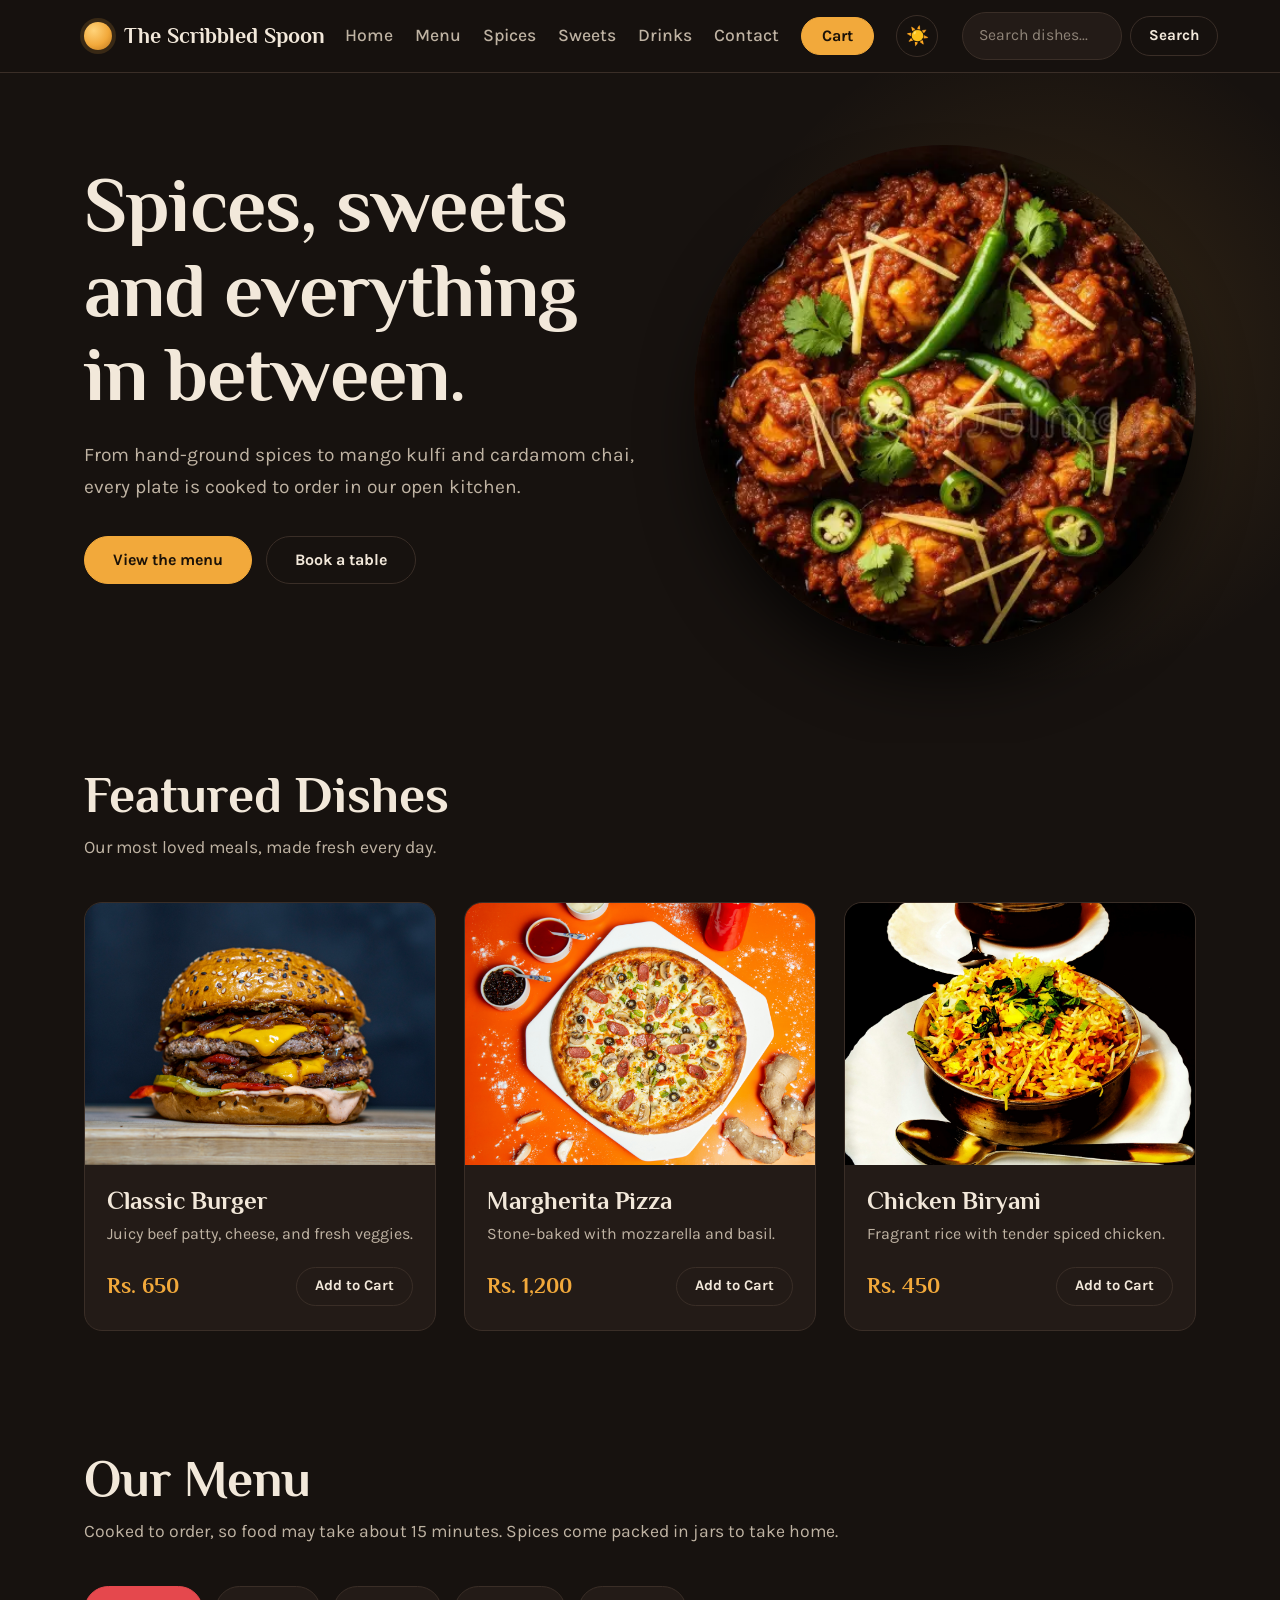
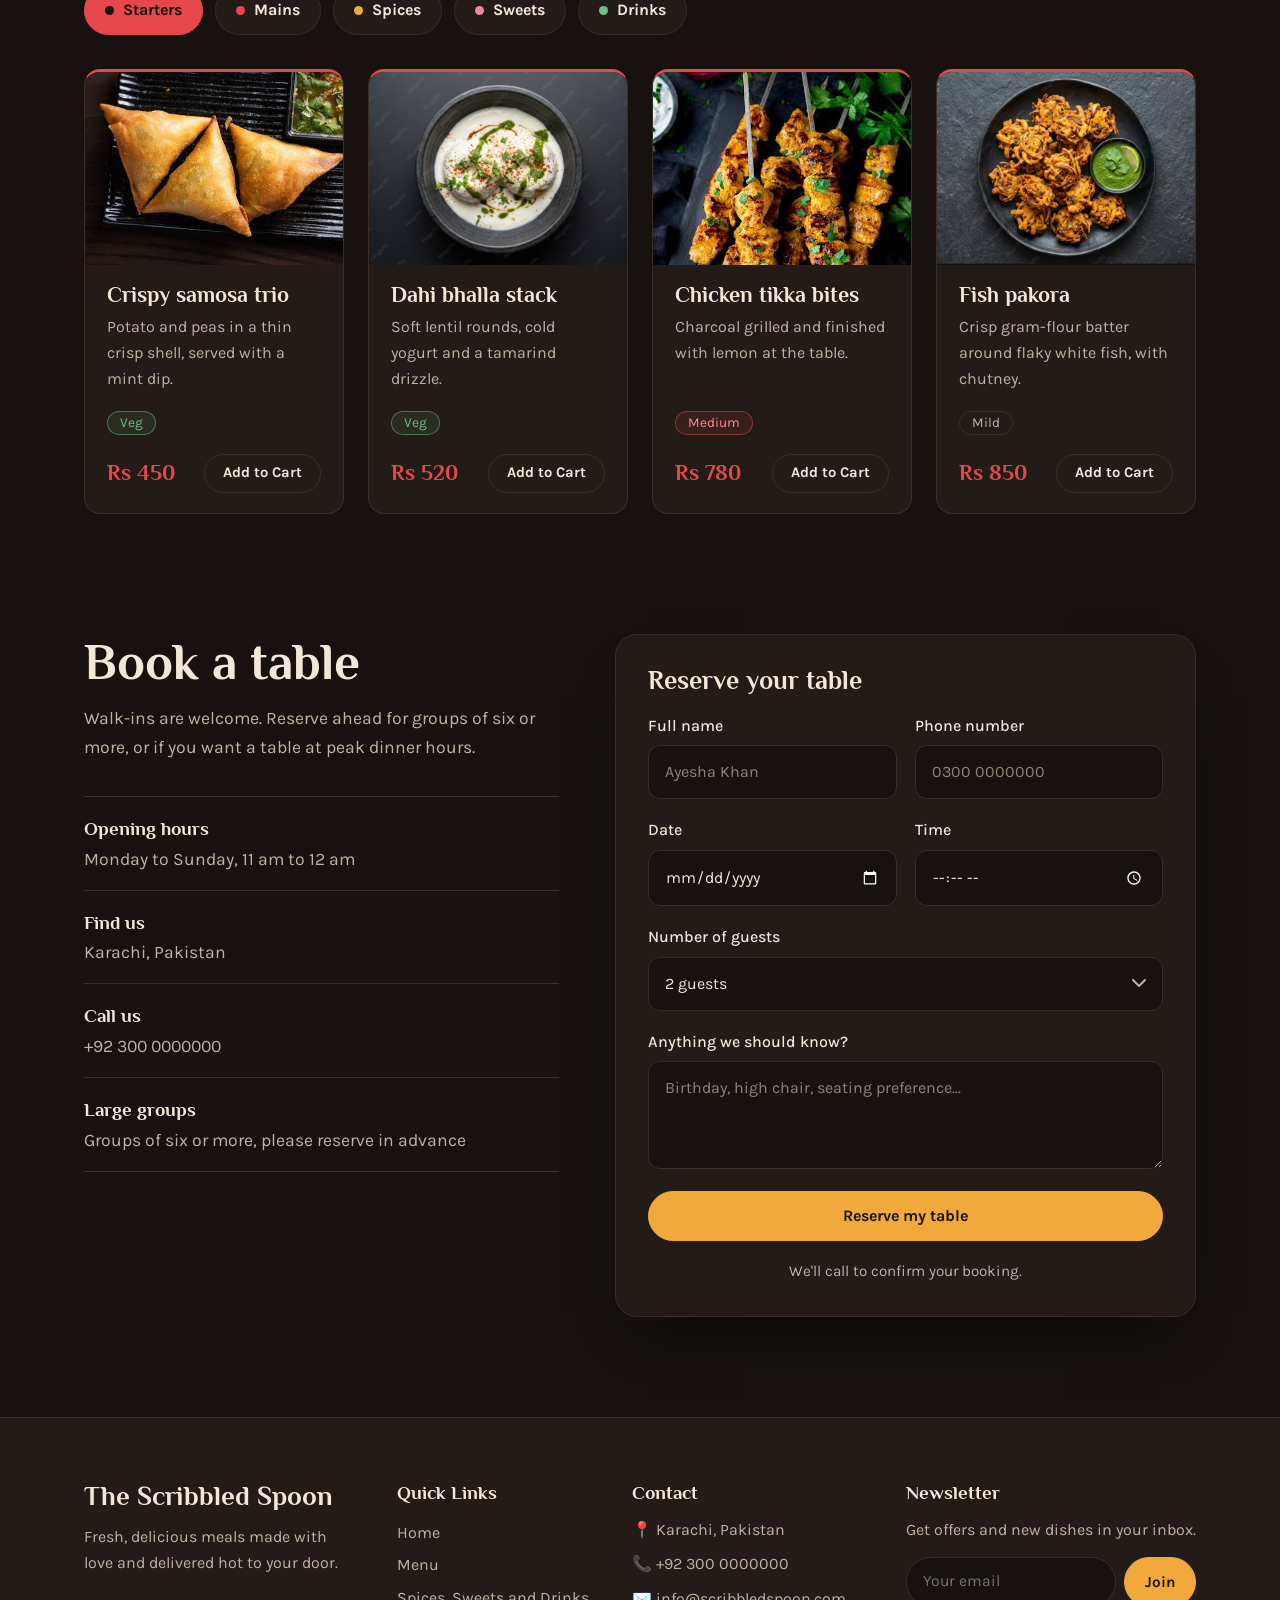
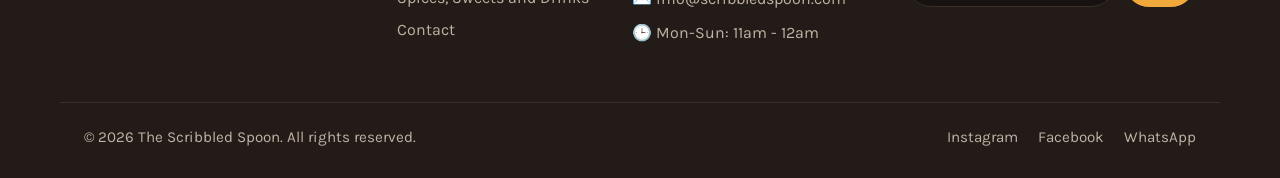
<file: index.html>
<!DOCTYPE html>
<html lang="en">

<head>
    <meta charset="UTF-8">
    <meta name="viewport" content="width=device-width, initial-scale=1.0">
    <title>The Scribbled Spoon | Spices, sweets and drinks</title>
    <meta name="description"
        content="Fresh food cooked to order, from hand-ground spices to mango kulfi and cardamom chai.">
    <link rel="preconnect" href="https://fonts.googleapis.com">
    <link rel="preconnect" href="https://fonts.gstatic.com" crossorigin>
    <link
        href="https://fonts.googleapis.com/css2?family=Philosopher:wght@400;700&family=Karla:wght@400;500;700&display=swap"
        rel="stylesheet">
    <link rel="icon"
        href="data:image/svg+xml,%3Csvg xmlns='http://www.w3.org/2000/svg' viewBox='0 0 100 100'%3E%3Ccircle cx='50' cy='50' r='44' fill='%23F2A93B'/%3E%3C/svg%3E">
    <link rel="stylesheet" href="styles.css">
    <script src="script.js" defer></script>
</head>

<body class="dark">
    <header class="site-header">
        <div class="wrap bar">
            <a class="logo" href="#top"><i></i>The Scribbled Spoon</a>

            <button type="button" class="burger" id="menuBtn" aria-controls="mainNav" aria-expanded="false">☰
                Menu</button>

            <nav id="mainNav" aria-label="Main">
                <ul class="links">
                    <li><a href="#top">Home</a></li>
                    <li><a href="#menu">Menu</a></li>
                    <li><a href="#menu">Spices</a></li>
                    <li><a href="#menu">Sweets</a></li>
                    <li><a href="#menu">Drinks</a></li>
                    <li><a href="contact.html">Contact</a></li>
                    <li><a href="#" class="btn btn-small-pill">Cart</a></li>
                    <li><button type="button" id="themeBtn" class="theme-btn" aria-label="Switch to light mode" title="Switch to light mode">☀️</button></li>
                </ul>
                <form class="search" role="search">
                    <input type="search" placeholder="Search dishes..." aria-label="Search dishes">
                    <button type="submit">Search</button>
                </form>
            </nav>
        </div>
    </header>

    
    <main id="top">
        <section class="hero">
            <div class="wrap hero-grid">
                <div class="hero-text">
                    <h1>Spices, sweets and everything in between.</h1>
                    <p>From hand-ground spices to mango kulfi and cardamom chai, every plate is cooked to order in our
                        open kitchen.</p>
                    <div class="hero-buttons">
                        <a href="#menu" class="btn btn-primary">View the menu</a>
                        <a href="#book" class="btn btn-outline">Book a table</a>
                    </div>
                </div>

                <div class="hero-image">
                    <img src="images/Karahi.webp" alt="A signature dish from The Scribbled Spoon on a dark plate">
                </div>
            </div>
        </section>

        <section class="featured" id="featured">
            <div class="wrap">
                <div class="section-header">
                    <h2>Featured Dishes</h2>
                    <p>Our most loved meals, made fresh every day.</p>
                </div>

                <div class="featured-grid">
                    <div class="food-card">
                        <div class="food-card-img">
                            <img src="images/dish1.jpg" alt="Classic Burger" loading="lazy">
                        </div>
                        <div class="food-card-body">
                            <h3>Classic Burger</h3>
                            <p>Juicy beef patty, cheese, and fresh veggies.</p>
                            <div class="food-card-footer">
                                <span class="price">Rs. 650</span>
                                <a href="#" class="btn-small">Add to Cart</a>
                            </div>
                        </div>
                    </div>

                    <div class="food-card">
                        <div class="food-card-img">
                            <img src="images/dish2.jpg" alt="Margherita Pizza" loading="lazy">
                        </div>
                        <div class="food-card-body">
                            <h3>Margherita Pizza</h3>
                            <p>Stone-baked with mozzarella and basil.</p>
                            <div class="food-card-footer">
                                <span class="price">Rs. 1,200</span>
                                <a href="#" class="btn-small">Add to Cart</a>
                            </div>
                        </div>
                    </div>

                    <div class="food-card">
                        <div class="food-card-img">
                            <img src="images/dish3.jpg" alt="Chicken Biryani" loading="lazy">
                        </div>
                        <div class="food-card-body">
                            <h3>Chicken Biryani</h3>
                            <p>Fragrant rice with tender spiced chicken.</p>
                            <div class="food-card-footer">
                                <span class="price">Rs. 450</span>
                                <a href="#" class="btn-small">Add to Cart</a>
                            </div>
                        </div>
                    </div>
                </div>
            </div>
        </section>

        <section class="menu" id="menu">
            <div class="wrap">
                <div class="section-header">
                    <h2>Our Menu</h2>
                    <p>Cooked to order, so food may take about 15 minutes. Spices come packed in jars to take home.</p>
                </div>

                <div class="menu-tabs">
                    <input type="radio" name="menu-tab" id="t1" checked aria-label="Starters">
                    <input type="radio" name="menu-tab" id="t2" aria-label="Mains">
                    <input type="radio" name="menu-tab" id="t3" aria-label="Spices">
                    <input type="radio" name="menu-tab" id="t4" aria-label="Sweets">
                    <input type="radio" name="menu-tab" id="t5" aria-label="Drinks">
                    <div class="tabs">
                        <label for="t1">Starters</label>
                        <label for="t2">Mains</label>
                        <label for="t3">Spices</label>
                        <label for="t4">Sweets</label>
                        <label for="t5">Drinks</label>
                    </div>

                    <div class="panels">
                        <div class="panel p1">
                            <article class="menu-card">
                                <div class="menu-card-img">
                                    <img src="images/samosas.jpg" alt="Crispy samosa trio" width="400" height="300"
                                        loading="lazy">
                                </div>
                                <h3>Crispy samosa trio</h3>
                                <p>Potato and peas in a thin crisp shell, served with a mint dip.</p>
                                <div class="tags"><span class="tag veg">Veg</span></div>
                                <div class="menu-card-footer">
                                    <span class="price">Rs 450</span>
                                    <a href="#" class="btn-small">Add to Cart</a>
                                </div>
                            </article>
                            <article class="menu-card">
                                <div class="menu-card-img">
                                    <img src="images/dahi-bhalla.png" alt="Dahi bhalla stack" width="400" height="300"
                                        loading="lazy">
                                </div>
                                <h3>Dahi bhalla stack</h3>
                                <p>Soft lentil rounds, cold yogurt and a tamarind drizzle.</p>
                                <div class="tags"><span class="tag veg">Veg</span></div>
                                <div class="menu-card-footer">
                                    <span class="price">Rs 520</span>
                                    <a href="#" class="btn-small">Add to Cart</a>
                                </div>
                            </article>
                            <article class="menu-card">
                                <div class="menu-card-img">
                                    <img src="images/chicken-tikka.jpg" alt="Chicken tikka bites" width="400"
                                        height="300" loading="lazy">
                                </div>
                                <h3>Chicken tikka bites</h3>
                                <p>Charcoal grilled and finished with lemon at the table.</p>
                                <div class="tags"><span class="tag hot">Medium</span></div>
                                <div class="menu-card-footer">
                                    <span class="price">Rs 780</span>
                                    <a href="#" class="btn-small">Add to Cart</a>
                                </div>
                            </article>
                            <article class="menu-card">
                                <div class="menu-card-img">
                                    <img src="images/fish-pakora.png" alt="Fish pakora" width="400" height="300"
                                        loading="lazy">
                                </div>
                                <h3>Fish pakora</h3>
                                <p>Crisp gram-flour batter around flaky white fish, with chutney.</p>
                                <div class="tags"><span class="tag">Mild</span></div>
                                <div class="menu-card-footer">
                                    <span class="price">Rs 850</span>
                                    <a href="#" class="btn-small">Add to Cart</a>
                                </div>
                            </article>
                        </div>
                        <div class="panel p2">
                            <article class="menu-card">
                                <div class="menu-card-img">
                                    <img src="images/Karahi.webp" alt="Chicken karahi bowl" width="400" height="300"
                                        loading="lazy">
                                </div>
                                <h3>Chicken karahi bowl</h3>
                                <p>Tomato, ginger and green chili in a small iron pan, with warm naan.</p>
                                <div class="tags"><span class="tag hot">Hot</span></div>
                                <div class="menu-card-footer">
                                    <span class="price">Rs 1,450</span>
                                    <a href="#" class="btn-small">Add to Cart</a>
                                </div>
                            </article>
                            <article class="menu-card">
                                <div class="menu-card-img">
                                    <img src="images/seekh-kebab-roll.jpg" alt="Seekh kebab roll" width="400"
                                        height="300" loading="lazy">
                                </div>
                                <h3>Seekh kebab roll</h3>
                                <p>Two kebabs, onion salad and green chutney in a flaky paratha.</p>
                                <div class="tags"><span class="tag hot">Medium</span></div>
                                <div class="menu-card-footer">
                                    <span class="price">Rs 890</span>
                                    <a href="#" class="btn-small">Add to Cart</a>
                                </div>
                            </article>
                            <article class="menu-card">
                                <div class="menu-card-img">
                                    <img src="images/beef-nihari.jpg" alt="Beef nihari" width="400" height="300"
                                        loading="lazy">
                                </div>
                                <h3>Beef nihari</h3>
                                <p>Slow-cooked overnight, served with fresh ginger and lemon.</p>
                                <div class="tags"><span class="tag hot">Medium</span></div>
                                <div class="menu-card-footer">
                                    <span class="price">Rs 1,350</span>
                                    <a href="#" class="btn-small">Add to Cart</a>
                                </div>
                            </article>
                            <article class="menu-card">
                                <div class="menu-card-img">
                                    <img src="images/garden-pulao.jpg" alt="Garden pulao" width="400" height="300"
                                        loading="lazy">
                                </div>
                                <h3>Garden pulao</h3>
                                <p>Fragrant rice with roasted vegetables and fried onions.</p>
                                <div class="tags"><span class="tag veg">Veg</span></div>
                                <div class="menu-card-footer">
                                    <span class="price">Rs 980</span>
                                    <a href="#" class="btn-small">Add to Cart</a>
                                </div>
                            </article>
                        </div>
                        <div class="panel p3">
                            <article class="menu-card">
                                <div class="menu-card-img">
                                    <img src="images/karahi-masala.jpg" alt="Karahi masala" width="400" height="300"
                                        loading="lazy">
                                </div>
                                <h3>Karahi masala</h3>
                                <p>Our house blend for karahi. 100 g jar, packed fresh.</p>
                                <div class="tags"><span class="tag hot">Hot</span></div>
                                <div class="menu-card-footer">
                                    <span class="price">Rs 380</span>
                                    <a href="#" class="btn-small">Add to Cart</a>
                                </div>
                            </article>
                            <article class="menu-card">
                                <div class="menu-card-img">
                                    <img src="images/garam-masala.jpg" alt="Garam masala" width="400" height="300"
                                        loading="lazy">
                                </div>
                                <h3>Garam masala</h3>
                                <p>Cardamom, cloves and cinnamon, hand-ground. 100 g jar.</p>
                                <div class="tags"><span class="tag">Mild</span></div>
                                <div class="menu-card-footer">
                                    <span class="price">Rs 450</span>
                                    <a href="#" class="btn-small">Add to Cart</a>
                                </div>
                            </article>
                            <article class="menu-card">
                                <div class="menu-card-img">
                                    <img src="images/kashmiri-chili.jpg" alt="Kashmiri red chili" width="400"
                                        height="300" loading="lazy">
                                </div>
                                <h3>Kashmiri red chili</h3>
                                <p>Deep red color and gentle heat. 100 g jar.</p>
                                <div class="tags"><span class="tag">Mild</span></div>
                                <div class="menu-card-footer">
                                    <span class="price">Rs 320</span>
                                    <a href="#" class="btn-small">Add to Cart</a>
                                </div>
                            </article>
                            <article class="menu-card">
                                <div class="menu-card-img">
                                    <img src="images/saffron.jpg" alt="Saffron threads" width="400" height="300"
                                        loading="lazy">
                                </div>
                                <h3>Saffron threads</h3>
                                <p>Pure kesar for biryani, kheer and chai. 1 g box.</p>
                                <div class="tags"><span class="tag">Mild</span></div>
                                <div class="menu-card-footer">
                                    <span class="price">Rs 950</span>
                                    <a href="#" class="btn-small">Add to Cart</a>
                                </div>
                            </article>
                        </div>
                        <div class="panel p4">
                            <article class="menu-card">
                                <div class="menu-card-img">
                                    <img src="images/mango-kulfi.jpg" alt="Mango kulfi" width="400" height="300"
                                        loading="lazy">
                                </div>
                                <h3>Mango kulfi</h3>
                                <p>Dense, cold and made with ripe Sindhri mangoes.</p>
                                <div class="tags"><span class="tag">Served cold</span></div>
                                <div class="menu-card-footer">
                                    <span class="price">Rs 480</span>
                                    <a href="#" class="btn-small">Add to Cart</a>
                                </div>
                            </article>
                            <article class="menu-card">
                                <div class="menu-card-img">
                                    <img src="images/gulab-jamun.jpg" alt="Warm gulab jamun" width="400" height="300"
                                        loading="lazy">
                                </div>
                                <h3>Warm gulab jamun</h3>
                                <p>Two syrupy dumplings with a scoop of cardamom cream.</p>
                                <div class="tags"><span class="tag">Served warm</span></div>
                                <div class="menu-card-footer">
                                    <span class="price">Rs 420</span>
                                    <a href="#" class="btn-small">Add to Cart</a>
                                </div>
                            </article>
                            <article class="menu-card">
                                <div class="menu-card-img">
                                    <img src="images/kheer.jpg" alt="Kheer jar" width="400" height="300" loading="lazy">
                                </div>
                                <h3>Kheer jar</h3>
                                <p>Rice pudding with pistachio, chilled overnight.</p>
                                <div class="tags"><span class="tag">Served cold</span></div>
                                <div class="menu-card-footer">
                                    <span class="price">Rs 380</span>
                                    <a href="#" class="btn-small">Add to Cart</a>
                                </div>
                            </article>
                            <article class="menu-card">
                                <div class="menu-card-img">
                                    <img src="images/shahi-tukray.jpg" alt="Shahi tukray" width="400" height="300"
                                        loading="lazy">
                                </div>
                                <h3>Shahi tukray</h3>
                                <p>Fried bread soaked in saffron milk and topped with nuts.</p>
                                <div class="tags"><span class="tag">Served warm</span></div>
                                <div class="menu-card-footer">
                                    <span class="price">Rs 520</span>
                                    <a href="#" class="btn-small">Add to Cart</a>
                                </div>
                            </article>
                        </div>
                        <div class="panel p5">
                            <article class="menu-card">
                                <div class="menu-card-img">
                                    <img src="images/cardamom-chai.jpg" alt="Cardamom chai" width="400" height="300"
                                        loading="lazy">
                                </div>
                                <h3>Cardamom chai</h3>
                                <p>Strong black tea simmered with milk and crushed cardamom.</p>
                                <div class="tags"><span class="tag">Served hot</span></div>
                                <div class="menu-card-footer">
                                    <span class="price">Rs 220</span>
                                    <a href="#" class="btn-small">Add to Cart</a>
                                </div>
                            </article>
                            <article class="menu-card">
                                <div class="menu-card-img">
                                    <img src="images/mango-lassi.jpg" alt="Mango lassi" width="400" height="300"
                                        loading="lazy">
                                </div>
                                <h3>Mango lassi</h3>
                                <p>Thick yogurt blended with ripe mango and a pinch of salt.</p>
                                <div class="tags"><span class="tag">Served cold</span></div>
                                <div class="menu-card-footer">
                                    <span class="price">Rs 380</span>
                                    <a href="#" class="btn-small">Add to Cart</a>
                                </div>
                            </article>
                            <article class="menu-card">
                                <div class="menu-card-img">
                                    <img src="images/mint-lemonade.jpg" alt="Mint lemonade" width="400" height="300"
                                        loading="lazy">
                                </div>
                                <h3>Mint lemonade</h3>
                                <p>Fresh lemon, crushed mint and a little sugar over ice.</p>
                                <div class="tags"><span class="tag">Served cold</span></div>
                                <div class="menu-card-footer">
                                    <span class="price">Rs 320</span>
                                    <a href="#" class="btn-small">Add to Cart</a>
                                </div>
                            </article>
                            <article class="menu-card">
                                <div class="menu-card-img">
                                    <img src="images/cold-coffee.jpg" alt="Cold coffee" width="400" height="300"
                                        loading="lazy">
                                </div>
                                <h3>Cold coffee</h3>
                                <p>Strong black coffee served over ice with a splash of milk.</p>
                                <div class="tags"><span class="tag">Served cold</span></div>
                                <div class="menu-card-footer">
                                    <span class="price">Rs 300</span>
                                    <a href="#" class="btn-small">Add to Cart</a>
                                </div>
                            </article>
                        </div>
                    </div>
                </div>
            </div>
        </section>

        <section class="reserve" id="book">
            <div class="wrap reserve-grid">
                <div class="reserve-info">
                    <h2>Book a table</h2>
                    <p class="lead">Walk-ins are welcome. Reserve ahead for groups of six or more, or if you want a
                        table at peak dinner hours.</p>
                    <dl class="info">
                        <div>
                            <dt>Opening hours</dt>
                            <dd>Monday to Sunday, 11 am to 12 am</dd>
                        </div>
                        <div>
                            <dt>Find us</dt>
                            <dd>Karachi, Pakistan</dd>
                        </div>
                        <div>
                            <dt>Call us</dt>
                            <dd>+92 300 0000000</dd>
                        </div>
                        <div>
                            <dt>Large groups</dt>
                            <dd>Groups of six or more, please reserve in advance</dd>
                        </div>
                    </dl>
                </div>

                <!-- To receive bookings, point action at your form service (for example Formspree) or your backend -->
                <form class="reserve-form" action="#" method="post">
                    <h3>Reserve your table</h3>

                    <div class="row2">
                        <label class="field">
                            <span>Full name</span>
                            <input type="text" name="name" placeholder="Ayesha Khan" autocomplete="name" required>
                        </label>
                        <label class="field">
                            <span>Phone number</span>
                            <input type="tel" name="phone" placeholder="0300 0000000" autocomplete="tel" required>
                        </label>
                    </div>

                    <div class="row2">
                        <label class="field">
                            <span>Date</span>
                            <input type="date" name="date" required>
                        </label>
                        <label class="field">
                            <span>Time</span>
                            <input type="time" name="time" required>
                        </label>
                    </div>

                    <label class="field">
                        <span>Number of guests</span>
                        <select name="guests" required>
                            <option value="1">1 guest</option>
                            <option value="2" selected>2 guests</option>
                            <option value="3">3 guests</option>
                            <option value="4">4 guests</option>
                            <option value="5">5 guests</option>
                            <option value="6-10">6 to 10 guests</option>
                            <option value="10+">More than 10 guests</option>
                        </select>
                    </label>

                    <label class="field">
                        <span>Anything we should know?</span>
                        <textarea name="notes" rows="3"
                            placeholder="Birthday, high chair, seating preference..."></textarea>
                    </label>

                    <button type="submit" class="btn btn-primary">Reserve my table</button>
                    <p class="form-note">We'll call to confirm your booking.</p>
                </form>
            </div>
        </section>
    </main>

    <footer class="footer" id="contact">
        <div class="wrap footer-content">
            <div class="footer-col footer-brand">
                <h3>The Scribbled Spoon</h3>
                <p>Fresh, delicious meals made with love and delivered hot to your door.</p>
            </div>

            <div class="footer-col">
                <h4>Quick Links</h4>
                <a href="#top">Home</a>
                <a href="#menu">Menu</a>
                <a href="#menu">Spices, Sweets and Drinks</a>
                <a href="contact.html">Contact</a>
            </div>

            <div class="footer-col">
                <h4>Contact</h4>
                <p>📍 Karachi, Pakistan</p>
                <p>📞 +92 300 0000000</p>
                <p>✉️ info@scribbledspoon.com</p>
                <p>🕒 Mon-Sun: 11am - 12am</p>
            </div>

            <div class="footer-col">
                <h4>Newsletter</h4>
                <p>Get offers and new dishes in your inbox.</p>
                <form class="footer-form">
                    <input type="email" placeholder="Your email" aria-label="Your email">
                    <button type="submit">Join</button>
                </form>
            </div>
        </div>

        <div class="wrap footer-bottom">
            <p>&copy; 2026 The Scribbled Spoon. All rights reserved.</p>
            <div class="footer-social">
                <a href="#">Instagram</a>
                <a href="#">Facebook</a>
                <a href="#">WhatsApp</a>
            </div>
        </div>
    </footer>
</body>

</html>
</file>
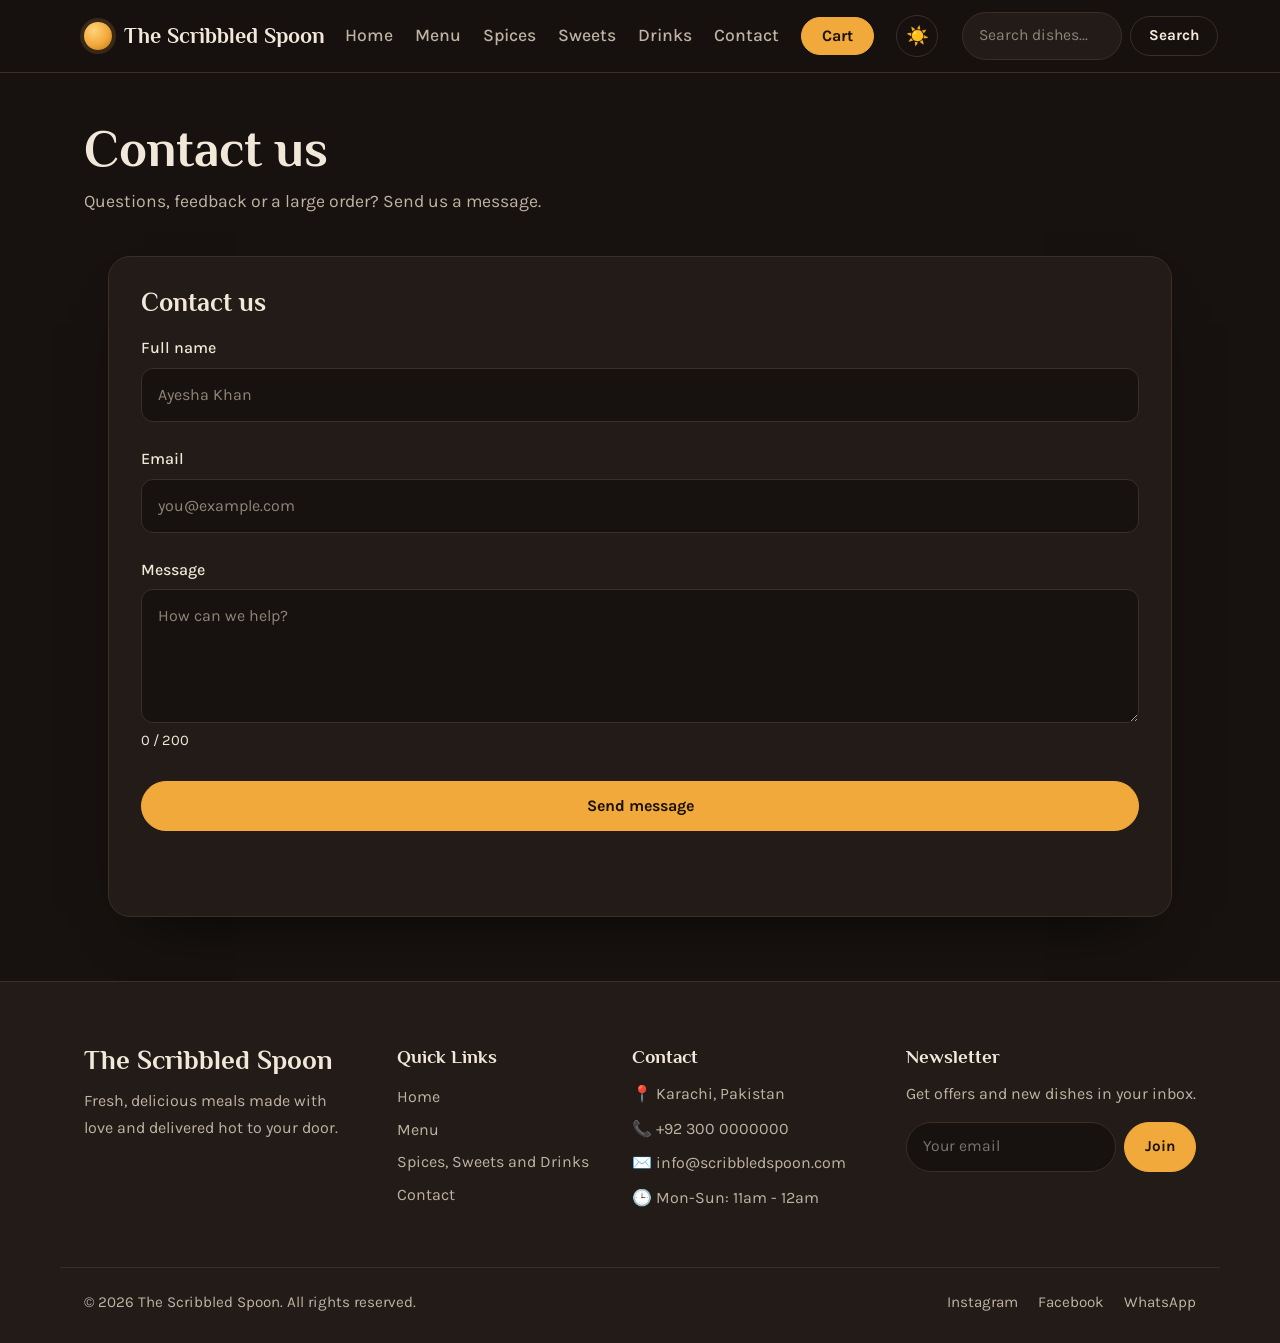
<file: contact.html>
<!DOCTYPE html>
<html lang="en">

<head>
    <meta charset="UTF-8">
    <meta name="viewport" content="width=device-width, initial-scale=1.0">
    <title>Contact | The Scribbled Spoon</title>
    <meta name="description"
        content="Fresh food cooked to order, from hand-ground spices to mango kulfi and cardamom chai.">
    <link rel="preconnect" href="https://fonts.googleapis.com">
    <link rel="preconnect" href="https://fonts.gstatic.com" crossorigin>
    <link
        href="https://fonts.googleapis.com/css2?family=Philosopher:wght@400;700&family=Karla:wght@400;500;700&display=swap"
        rel="stylesheet">
    <link rel="icon"
        href="data:image/svg+xml,%3Csvg xmlns='http://www.w3.org/2000/svg' viewBox='0 0 100 100'%3E%3Ccircle cx='50' cy='50' r='44' fill='%23F2A93B'/%3E%3C/svg%3E">
    <link rel="stylesheet" href="styles.css">
    <script src="script.js" defer></script>
</head>

<body class="dark">
    <header class="site-header">
        <div class="wrap bar">
            <a class="logo" href="index.html"><i></i>The Scribbled Spoon</a>

            <button type="button" class="burger" id="menuBtn" aria-controls="mainNav" aria-expanded="false">☰
                Menu</button>

            <nav id="mainNav" aria-label="Main">
                <ul class="links">
                    <li><a href="index.html">Home</a></li>
                    <li><a href="index.html#menu">Menu</a></li>
                    <li><a href="index.html#menu">Spices</a></li>
                    <li><a href="index.html#menu">Sweets</a></li>
                    <li><a href="index.html#menu">Drinks</a></li>
                    <li><a href="contact.html">Contact</a></li>
                    <li><a href="#" class="btn btn-small-pill">Cart</a></li>
                    <li><button type="button" id="themeBtn" class="theme-btn" aria-label="Switch to light mode"
                            title="Switch to light mode">☀️</button></li>
                </ul>
                <form class="search" role="search">
                    <input type="search" placeholder="Search dishes..." aria-label="Search dishes">
                    <button type="submit">Search</button>
                </form>
            </nav>
        </div>
    </header>

    <main>
        <section class="contact-section">
            <div class="wrap contact-wrap">
                <div class="section-header">
                    <h2 style="margin-top: 3rem;">Contact us</h2>
                    <p>Questions, feedback or a large order? Send us a message.</p>
                </div>
                <section class="contact-section">
    <div class="wrap contact-wrap">
        <form action="/index.html"  class="reserve-form" id="contactForm" novalidate style="margin-bottom: 4rem; margin-top: 2rem;">
            <h3>Contact us</h3>

            <label class="field">
                <span>Full name</span>
                <input type="text" id="cName" placeholder="Ayesha Khan" autocomplete="name">
                <small class="error" id="nameError"></small>
            </label>

            <label class="field">
                <span>Email</span>
                <input type="email" id="cEmail" placeholder="you@example.com" autocomplete="email">
                <small class="error" id="emailError"></small>
            </label>

            <label class="field">
                <span>Message</span>
                <textarea id="cMessage" rows="4" maxlength="200" placeholder="How can we help?"></textarea>
                <small class="counter" id="counter">0 / 200</small>
                <small class="error" id="messageError"></small>
            </label>

            <button type="submit" class="btn btn-primary">Send message</button>
            <p class="success" id="formSuccess"></p>
        </form>
    </div>
</section>
                
        </section>
    </main>

    <footer class="footer" id="contact">
        <div class="wrap footer-content">
            <div class="footer-col footer-brand">
                <h3>The Scribbled Spoon</h3>
                <p>Fresh, delicious meals made with love and delivered hot to your door.</p>
            </div>

            <div class="footer-col">
                <h4>Quick Links</h4>
                <a href="index.html#top">Home</a>
                <a href="index.html#menu">Menu</a>
                <a href="index.html#menu">Spices, Sweets and Drinks</a>
                <a href="contact.html">Contact</a>
            </div>

            <div class="footer-col">
                <h4>Contact</h4>
                <p>📍 Karachi, Pakistan</p>
                <p>📞 +92 300 0000000</p>
                <p>✉️ info@scribbledspoon.com</p>
                <p>🕒 Mon-Sun: 11am - 12am</p>
            </div>

            <div class="footer-col">
                <h4>Newsletter</h4>
                <p>Get offers and new dishes in your inbox.</p>
                <form class="footer-form">
                    <input type="email" placeholder="Your email" aria-label="Your email">
                    <button type="submit">Join</button>
                </form>
            </div>
        </div>

        <div class="wrap footer-bottom">
            <p>&copy; 2026 The Scribbled Spoon. All rights reserved.</p>
            <div class="footer-social">
                <a href="#">Instagram</a>
                <a href="#">Facebook</a>
                <a href="#">WhatsApp</a>
            </div>
        </div>
    </footer>
</body>

</html>
</file>
<file: styles.css>
/* The Scribbled Spoon: dark theme
   Headings: Philosopher. Body: Karla. */

:root {
    --bg: #FBF5EC;
    --surface: #FFFFFF;
    --surface-2: #F4EBDD;
    --line: #E4D6C3;
    --line-strong: #CDB9A0;
    --text: #2A1F18;
    --muted: #6B5D4F;
    --placeholder: #9A8C7D;
    --header-bg: rgba(251, 245, 236, .85);
    --hot-text: #C0292E;
    --saffron: #D98A10;
    --chili: #E5484D;
    --rose: #D4617F;
    --mint: #2E8B57;
    --display: 'Philosopher', Georgia, 'Times New Roman', serif;
    --body: 'Karla', 'Helvetica Neue', Arial, sans-serif;
    color-scheme: light;
}

body.dark {
    --bg: #17120F;
    --surface: #231B17;
    --surface-2: #2B211C;
    --line: #3A2E27;
    --line-strong: #55443A;
    --text: #F2E8DA;
    --muted: #BFB3A3;
    --placeholder: #8F8478;
    --header-bg: rgba(23, 18, 15, .82);
    --hot-text: #FF8B8F;
    --saffron: #F2A93B;
    --rose: #E58BA5;
    --mint: #6DBE8C;
    color-scheme: dark;
}

html { scroll-behavior: smooth; scroll-padding-top: 90px; }
*, *::before, *::after { box-sizing: border-box; }

body {
    margin: 0;
    background: var(--bg);
    color: var(--text);
    font-family: var(--body);
    font-size: 1.1rem;
    line-height: 1.65;
    overflow-x: hidden;
    transition: background .3s ease, color .3s ease;
    -webkit-font-smoothing: antialiased;
}

h1, h2, h3, h4 { font-family: var(--display); font-weight: 700; line-height: 1.1; margin: 0; }
a { color: inherit; text-decoration: none; }
img { max-width: 100%; display: block; }
:focus-visible { outline: 2px solid var(--saffron); outline-offset: 4px; border-radius: 6px; }

.wrap { max-width: 1160px; margin: 0 auto; padding: 0 24px; }

/* ---------- Header ---------- */
.site-header {
    position: sticky;
    top: 0;
    z-index: 20;
    background: var(--header-bg);
    backdrop-filter: blur(12px);
    -webkit-backdrop-filter: blur(12px);
    border-bottom: 1px solid var(--line);
}

.bar { display: flex; align-items: center; justify-content: space-between; gap: 20px; height: 72px; position: relative; }

.logo { font-family: var(--display); font-weight: 700; font-size: 1.4rem; display: flex; align-items: center; gap: 12px; white-space: nowrap; }
.logo i {
    width: 28px; height: 28px; border-radius: 50%;
    background: radial-gradient(circle at 35% 30%, #ffd37a, var(--saffron) 55%, #b9731a);
    box-shadow: 0 0 0 4px rgba(242, 169, 59, .16);
    transition: box-shadow .35s ease;
}
.logo:hover i { box-shadow: 0 0 0 8px rgba(242, 169, 59, .22); }

nav { display: flex; align-items: center; gap: 24px; }
.links { list-style: none; display: flex; align-items: center; gap: 22px; margin: 0; padding: 0; }

.links a:not(.btn) { position: relative; color: var(--muted); font-weight: 500; padding: 6px 0; transition: color .25s ease; }
.links a:not(.btn)::after {
    content: ""; position: absolute; left: 0; right: 0; bottom: 0; height: 2px;
    background: var(--saffron); transform: scaleX(0); transform-origin: left; transition: transform .3s ease;
}
.links a:not(.btn):hover, .links a:not(.btn):focus-visible { color: var(--text); }
.links a:not(.btn):hover::after, .links a:not(.btn):focus-visible::after { transform: scaleX(1); }

.burger { display: none; }

/* search */
.search { display: flex; align-items: center; gap: 8px; }
.search input {
    width: 160px; padding: 10px 16px; font: inherit; font-size: .98rem; color: var(--text);
    background: var(--surface); border: 1px solid var(--line); border-radius: 999px;
    transition: width .35s ease, border-color .25s ease, background .25s ease;
}
.search input::placeholder { color: var(--placeholder); }
.search input:focus { outline: none; width: 210px; border-color: var(--saffron); background: var(--surface-2); }
.search button {
    font: 700 .95rem/1 var(--body); padding: 11px 18px; border-radius: 999px; cursor: pointer;
    color: var(--text); background: transparent; border: 1px solid var(--line);
    transition: border-color .25s ease, background .25s ease;
}
.search button:hover { border-color: var(--saffron); background: rgba(242, 169, 59, .08); }

/* ---------- Buttons ---------- */
.btn {
    display: inline-block; font: 700 1rem/1 var(--body); padding: 15px 28px; border-radius: 999px;
    border: 1.5px solid var(--saffron); cursor: pointer;
    transition: transform .25s ease, box-shadow .25s ease, background .25s ease, color .25s ease, border-color .25s ease;
}
.btn:hover { transform: translateY(-2px); }
.btn:active { transform: translateY(0); }
.btn-primary { background: var(--saffron); color: #1b1208; }
.btn-primary:hover { box-shadow: 0 10px 26px -8px rgba(242, 169, 59, .6); }
.btn-outline { background: transparent; color: var(--text); border-color: var(--line); }
.btn-outline:hover { border-color: var(--text); background: rgba(242, 232, 218, .06); }
.btn-small-pill { padding: 10px 20px; background: var(--saffron); color: #1b1208; }
.btn-small-pill:hover { box-shadow: 0 10px 26px -8px rgba(242, 169, 59, .6); }

/* ---------- Hero ---------- */
.hero { position: relative; }
.hero::before {
    content: ""; position: absolute; inset: -80px -10% auto auto; width: 720px; height: 720px;
    background: radial-gradient(circle, rgba(242, 169, 59, .14), transparent 65%); pointer-events: none;
}
.hero-grid {
    position: relative; display: grid; grid-template-columns: 1.05fr .95fr; gap: 56px; align-items: center;
    padding-top: 72px; padding-bottom: 96px;
}
.hero h1 { font-size: clamp(2.7rem, 6vw, 4.9rem); letter-spacing: -.01em; margin-bottom: 22px; }
.hero-text > p { max-width: 34em; color: var(--muted); font-size: 1.2rem; margin: 0 0 34px; }
.hero-buttons { display: flex; flex-wrap: wrap; gap: 14px; margin-bottom: 44px; }

.cats { display: flex; flex-wrap: wrap; gap: 10px; margin: 0; padding: 0; list-style: none; }
.cats a {
    display: inline-flex; align-items: center; gap: 9px; padding: 8px 16px; font-size: .98rem;
    border: 1px solid var(--line); border-radius: 999px; background: var(--surface);
    transition: border-color .25s ease, transform .25s ease, background .25s ease;
}
.cats a::before { content: ""; width: 9px; height: 9px; border-radius: 50%; background: var(--c); }
.cats a:hover { border-color: var(--c); transform: translateY(-2px); background: var(--surface-2); }

/* round dish photo: use a square image with the dish centred on a dark plate */
.hero-image {
    /* crop controls: raise --zoom to crop tighter, move --fx / --fy to centre the dish */
    --zoom: 1.25; --fx: 34%; --fy: 42%;
    width: 100%; max-width: 560px; aspect-ratio: 1; justify-self: center;
    border-radius: 50%; overflow: hidden; background: var(--surface);
    box-shadow: 0 40px 70px -20px rgba(0, 0, 0, .9);
    animation: rise .9s cubic-bezier(.2, .8, .2, 1) both;
}
.hero-image img {
    width: 100%; height: 100%; object-fit: cover;
    transform: scale(var(--zoom)); transform-origin: var(--fx) var(--fy);
}

@keyframes rise { from { opacity: 0; transform: translateY(28px); } to { opacity: 1; transform: none; } }

/* ---------- Featured dishes ---------- */
.featured { padding: 24px 0 100px; }
.section-header { margin-bottom: 40px; }
.section-header h2 { font-size: clamp(2.1rem, 4.5vw, 3.2rem); margin-bottom: 10px; }
.section-header p { margin: 0; color: var(--muted); }

.featured-grid { display: grid; grid-template-columns: repeat(auto-fit, minmax(260px, 1fr)); gap: 28px; }

.food-card {
    display: flex; flex-direction: column;
    background: var(--surface); border: 1px solid var(--line); border-radius: 18px; overflow: hidden;
    transition: transform .35s ease, border-color .35s ease, box-shadow .35s ease;
}
.food-card:hover { transform: translateY(-6px); border-color: #55443a; box-shadow: 0 24px 44px -24px rgba(0, 0, 0, .9); }

.food-card-img { aspect-ratio: 4 / 3; overflow: hidden; background: var(--surface-2); }
.food-card-img img { width: 100%; height: 100%; object-fit: cover; transition: transform .6s ease; }
.food-card:hover .food-card-img img { transform: scale(1.06); }

.food-card-body { padding: 22px 22px 24px; flex: 1; display: flex; flex-direction: column; }
.food-card-body h3 { font-size: 1.55rem; margin-bottom: 6px; }
.food-card-body p { margin: 0 0 20px; color: var(--muted); font-size: 1rem; }
.food-card-footer { display: flex; align-items: center; justify-content: space-between; gap: 12px; margin-top: auto; }

.price { font-family: var(--display); font-weight: 700; font-size: 1.4rem; color: var(--saffron); }

.btn-small {
    font: 700 .92rem/1 var(--body); padding: 11px 18px; border-radius: 999px;
    border: 1.5px solid var(--line); color: var(--text);
    transition: background .25s ease, color .25s ease, border-color .25s ease, transform .25s ease;
}
.btn-small:hover { background: var(--saffron); border-color: var(--saffron); color: #1b1208; transform: translateY(-2px); }

/* ---------- Menu tabs ---------- */
.menu { padding: 20px 0 100px; }
.menu-tabs { position: relative; }
.menu-tabs input { position: absolute; opacity: 0; pointer-events: none; }

.tabs { display: flex; flex-wrap: wrap; gap: 12px; margin-bottom: 34px; }
.tabs label {
    display: inline-flex; align-items: center; gap: 9px; padding: 10px 20px; cursor: pointer;
    font-weight: 700; font-size: 1rem; background: var(--surface);
    border: 1px solid var(--line); border-radius: 999px;
    transition: background .3s ease, border-color .3s ease, color .3s ease, transform .25s ease;
}
.tabs label::before { content: ""; width: 9px; height: 9px; border-radius: 50%; background: var(--c); transition: background .3s ease; }
.tabs label:hover { border-color: var(--c); transform: translateY(-2px); }
.tabs label[for="t1"], .tabs label[for="t2"] { --c: var(--chili); }
.tabs label[for="t3"] { --c: var(--saffron); }
.tabs label[for="t4"] { --c: var(--rose); }
.tabs label[for="t5"] { --c: var(--mint); }

#t1:checked ~ .tabs label[for="t1"],
#t2:checked ~ .tabs label[for="t2"],
#t3:checked ~ .tabs label[for="t3"],
#t4:checked ~ .tabs label[for="t4"],
#t5:checked ~ .tabs label[for="t5"] { background: var(--c); border-color: var(--c); color: #1b1208; }

#t1:checked ~ .tabs label[for="t1"]::before,
#t2:checked ~ .tabs label[for="t2"]::before,
#t3:checked ~ .tabs label[for="t3"]::before,
#t4:checked ~ .tabs label[for="t4"]::before,
#t5:checked ~ .tabs label[for="t5"]::before { background: #1b1208; }

#t1:focus-visible ~ .tabs label[for="t1"],
#t2:focus-visible ~ .tabs label[for="t2"],
#t3:focus-visible ~ .tabs label[for="t3"],
#t4:focus-visible ~ .tabs label[for="t4"],
#t5:focus-visible ~ .tabs label[for="t5"] { outline: 2px solid var(--saffron); outline-offset: 4px; }

/* all panels share one grid cell and cross-fade */
.panels { display: grid; }
.panel {
    grid-area: 1 / 1; display: grid; align-content: start; gap: 24px;
    grid-template-columns: repeat(auto-fit, minmax(240px, 1fr));
    opacity: 0; visibility: hidden; transform: translateY(14px);
    transition: opacity .4s ease, transform .4s ease, visibility 0s .4s;
}
.p1, .p2 { --c: var(--chili); }
.p3 { --c: var(--saffron); }
.p4 { --c: var(--rose); }
.p5 { --c: var(--mint); }

#t1:checked ~ .panels .p1,
#t2:checked ~ .panels .p2,
#t3:checked ~ .panels .p3,
#t4:checked ~ .panels .p4,
#t5:checked ~ .panels .p5 {
    opacity: 1; visibility: visible; transform: none;
    transition: opacity .45s ease .1s, transform .45s ease .1s, visibility 0s;
}

.menu-card {
    display: flex; flex-direction: column; padding: 22px 22px 20px;
    background: var(--surface); border: 1px solid var(--line); border-top: 3px solid var(--c); border-radius: 16px;
    transition: transform .35s ease, border-color .35s ease, box-shadow .35s ease;
}
.menu-card:hover { transform: translateY(-5px); border-color: #55443a; border-top-color: var(--c); box-shadow: 0 22px 40px -24px rgba(0, 0, 0, .9); }
.menu-card h3 { font-size: 1.4rem; margin-bottom: 6px; }
.menu-card p { margin: 0 0 14px; color: var(--muted); font-size: 1rem; }
.menu-card .price { color: var(--c); }
.menu-card { overflow: hidden; }
.menu-card-img { margin: -22px -22px 18px; aspect-ratio: 4 / 3; overflow: hidden; background: var(--surface-2); }
.menu-card-img img { width: 100%; height: 100%; object-fit: cover; transition: transform .6s ease; }
.menu-card:hover .menu-card-img img { transform: scale(1.06); }
.menu-card-footer { display: flex; align-items: center; justify-content: space-between; gap: 10px; }

.tags { margin-top: auto; margin-bottom: 18px; }
.tag { display: inline-block; font-size: .85rem; line-height: 1.5; padding: 1px 12px; border: 1px solid var(--line); border-radius: 999px; color: var(--muted); }
.tag.hot {color: var(--hot-text); border-color: rgba(229, 72, 77, .5); background: rgba(229, 72, 77, .1); }
.tag.veg { color: var(--mint); border-color: rgba(109, 190, 140, .5); background: rgba(109, 190, 140, .1); }

/* ---------- Reservation ---------- */
.reserve { padding: 20px 0 100px; }
.reserve-grid { display: grid; grid-template-columns: .9fr 1.1fr; gap: 56px; align-items: start; }

.reserve-info h2 { font-size: clamp(2.1rem, 4.5vw, 3.2rem); margin-bottom: 14px; }
.reserve-info .lead { max-width: 30em; margin: 0 0 34px; color: var(--muted); }

.info { margin: 0; }
.info div { padding: 16px 0; border-top: 1px solid var(--line); transition: padding .3s ease; }
.info div:last-child { border-bottom: 1px solid var(--line); }
.info div:hover { padding-left: 10px; }
.info dt { font-family: var(--display); font-weight: 700; font-size: 1.2rem; }
.info dd { margin: 0; color: var(--muted); }

.reserve-form {
    display: grid; gap: 18px; padding: 32px;
    background: var(--surface); border: 1px solid var(--line); border-radius: 22px;
    box-shadow: 0 30px 60px -36px rgba(0, 0, 0, .9);
}
.reserve-form h3 { font-size: 1.6rem; }
.row2 { display: grid; grid-template-columns: 1fr 1fr; gap: 18px; }
.field { display: grid; gap: 6px; }
.field span { font-weight: 500; font-size: 1rem; }

.reserve-form input, .reserve-form select, .reserve-form textarea {
    width: 100%; padding: 13px 16px; font: inherit; font-size: 1rem; color: var(--text);
    background: var(--bg); border: 1px solid var(--line); border-radius: 12px;
    transition: border-color .25s ease, box-shadow .25s ease;
}
.reserve-form input::placeholder, .reserve-form textarea::placeholder { color: var(--placeholder); }
.reserve-form input:hover, .reserve-form select:hover, .reserve-form textarea:hover { border-color: var(--line-strong); }
.reserve-form input:focus, .reserve-form select:focus, .reserve-form textarea:focus {
    outline: none; border-color: var(--saffron); box-shadow: 0 0 0 3px rgba(242, 169, 59, .18);
}
.reserve-form input:user-invalid, .reserve-form select:user-invalid { border-color: var(--chili); }
.reserve-form textarea { resize: vertical; min-height: 96px; }
.reserve-form select {
    appearance: none; -webkit-appearance: none; padding-right: 44px;
    background-image: url("data:image/svg+xml,%3Csvg xmlns='http://www.w3.org/2000/svg' width='14' height='9' viewBox='0 0 14 9'%3E%3Cpath d='M1 1l6 6 6-6' fill='none' stroke='%23BFB3A3' stroke-width='2' stroke-linecap='round' stroke-linejoin='round'/%3E%3C/svg%3E");
    background-repeat: no-repeat; background-position: right 16px center;
}
.reserve-form .btn { width: 100%; text-align: center; padding: 16px 28px; margin-top: 4px; }
.form-note { margin: 0; text-align: center; color: var(--muted); font-size: .95rem; }

@media (max-width: 900px) { .reserve-grid { grid-template-columns: 1fr; gap: 40px; } }
@media (max-width: 560px) { .row2 { grid-template-columns: 1fr; } .reserve-form { padding: 24px 20px; } }

/* ---------- Footer ---------- */
.footer { background: var(--surface); border-top: 1px solid var(--line); padding: 64px 0 28px; }
.footer-content { display: grid; grid-template-columns: 1.4fr 1fr 1.2fr 1.3fr; gap: 40px; }
.footer-col h3 { font-size: 1.7rem; margin-bottom: 12px; }
.footer-col h4 { font-size: 1.2rem; margin-bottom: 14px; }
.footer-col p { margin: 0 0 8px; color: var(--muted); font-size: 1rem; }
.footer-col > a { display: block; color: var(--muted); font-size: 1rem; padding: 3px 0; transition: color .25s ease, transform .25s ease; }
.footer-col > a:hover { color: var(--saffron); transform: translateX(4px); }

.footer-form { display: flex; gap: 8px; margin-top: 14px; }
.footer-form input {
    flex: 1; min-width: 0; padding: 11px 16px; font: inherit; font-size: .98rem; color: var(--text);
    background: var(--bg); border: 1px solid var(--line); border-radius: 999px;
    transition: border-color .25s ease;
}
.footer-form input:focus { outline: none; border-color: var(--saffron); }
.footer-form button {
    font: 700 .95rem/1 var(--body); padding: 11px 20px; border-radius: 999px; cursor: pointer;
    background: var(--saffron); color: #1b1208; border: 1.5px solid var(--saffron);
    transition: transform .25s ease, box-shadow .25s ease;
}
.footer-form button:hover { transform: translateY(-2px); box-shadow: 0 10px 22px -8px rgba(242, 169, 59, .6); }

.footer-bottom {
    display: flex; justify-content: space-between; align-items: center; gap: 16px; flex-wrap: wrap;
    margin-top: 48px; padding-top: 22px; border-top: 1px solid var(--line);
}
.footer-bottom p { margin: 0; color: var(--muted); font-size: .95rem; }
.footer-social { display: flex; gap: 20px; }
.footer-social a { color: var(--muted); font-size: .95rem; transition: color .25s ease; }
.footer-social a:hover { color: var(--saffron); }

/* //theme button */
.theme-btn {
    width: 42px; height: 42px; padding: 0; display: grid; place-items: center;
    font-size: 1.15rem; line-height: 1; cursor: pointer;
    color: var(--text); background: transparent;
    border: 1px solid var(--line); border-radius: 50%;
    transition: border-color .25s ease, background .25s ease, transform .25s ease;
}
.theme-btn:hover { border-color: var(--saffron); background: rgba(242, 169, 59, .08); transform: rotate(15deg); }

/* ---------- Responsive ---------- */
@media (max-width: 1120px) {
    .burger {
    display: block; cursor: pointer; font: inherit; font-weight: 700; color: inherit;
    background: transparent; padding: 9px 18px;
    border: 1px solid var(--line); border-radius: 999px; transition: border-color .25s ease;
}
    .burger:hover { border-color: var(--saffron); }

    nav {
        position: absolute; top: 100%; left: -24px; right: -24px; flex-direction: column; align-items: stretch; gap: 0;
        background: var(--surface); border-bottom: 1px solid var(--line);
        max-height: 0; overflow: hidden; opacity: 0; transition: max-height .45s ease, opacity .3s ease;
    }
    #mainNav.open { max-height: 560px; opacity: 1; }

    .links { flex-direction: column; align-items: stretch; gap: 0; }
    .links li { padding: 14px 24px; border-top: 1px solid var(--line); }
    .links .btn { display: block; text-align: center; }
    .search { padding: 16px 24px 20px; border-top: 1px solid var(--line); }
    .search input, .search input:focus { width: 100%; flex: 1; }
}

@media (max-width: 900px) {
    .hero-grid { grid-template-columns: 1fr; gap: 40px; padding-top: 44px; padding-bottom: 64px; }
    .hero-image { max-width: 420px; }
    .footer-content { grid-template-columns: 1fr 1fr; }
}

@media (max-width: 560px) {
    .footer-content { grid-template-columns: 1fr; }
    .footer-bottom { flex-direction: column; align-items: flex-start; }
}

@media (prefers-reduced-motion: reduce) {
    *, *::before, *::after { animation: none !important; transition-duration: .01ms !important; scroll-behavior: auto !important; }
} 

/* mobile menu dropdown lines up with the screen edges */
@media (max-width: 1120px) {
    nav { left: 0; right: 0; }
}

/* stops the decorative hero glow from causing sideways scrolling */
.hero { overflow: hidden; }

@media (max-width: 900px) {
    .featured, .menu, .reserve { padding-bottom: 72px; }
    /* 16px inputs stop iPhones from zooming in when you tap a field */
    .search input, .footer-form input { font-size: 1rem; }
}

@media (max-width: 560px) {
    .hero-grid { padding-top: 36px; padding-bottom: 56px; gap: 32px; }
    .hero-buttons .btn { flex: 1 1 100%; text-align: center; }
    .cats a { padding: 7px 14px; font-size: .95rem; }

    .tabs { gap: 10px; margin-bottom: 26px; }
    .tabs label { padding: 9px 16px; font-size: .95rem; }

    .btn-small { padding: 13px 18px; }
    .reserve-form input, .reserve-form select { min-height: 48px; }

    .footer { padding-top: 48px; }
    .footer-col > a { padding: 7px 0; }
}

/* small phones: keep the logo and Menu button on one line */
@media (max-width: 420px) {
    .logo { font-size: 1.1rem; gap: 10px; }
    .logo i { width: 24px; height: 24px; }
}

/* touch screens: no lifted or zoomed cards left stuck after a tap */
@media (hover: none) {
    .food-card:hover, .menu-card:hover { transform: none; }
    .food-card:hover .food-card-img img, .menu-card:hover .menu-card-img img { transform: none; }
    .info div:hover { padding-left: 0; }
}

/* ---------- Animations (keep at the very bottom) ---------- */

@keyframes fadeUp {
    from { opacity: 0; translate: 0 24px; }
    to   { opacity: 1; translate: 0 0; }
}

/* 1. hero text appears one piece at a time on page load */
.hero-text > * { animation: fadeUp .8s cubic-bezier(.2, .8, .2, 1) both; }
.hero-text > :nth-child(1) { animation-delay: .05s; }
.hero-text > :nth-child(2) { animation-delay: .18s; }
.hero-text > :nth-child(3) { animation-delay: .30s; }
.hero-text > :nth-child(4) { animation-delay: .42s; }

/* 2. menu cards rise one after another each time you switch tabs */
@keyframes cardIn {
    from { opacity: 0; translate: 0 22px; }
    to   { opacity: 1; translate: 0 0; }
}
.menu-card:nth-child(2) { --d: .07s; }
.menu-card:nth-child(3) { --d: .14s; }
.menu-card:nth-child(4) { --d: .21s; }
#t1:checked ~ .panels .p1 .menu-card,
#t2:checked ~ .panels .p2 .menu-card,
#t3:checked ~ .panels .p3 .menu-card,
#t4:checked ~ .panels .p4 .menu-card,
#t5:checked ~ .panels .p5 .menu-card {
    animation: cardIn .5s cubic-bezier(.2, .8, .2, 1) var(--d, 0s) backwards;
}

@media (min-width: 1121px) {
    .burger { display: none; }
}

html { overflow-x: hidden; }
body { overflow-x: clip; }
.hero { overflow: hidden; }
</file>
